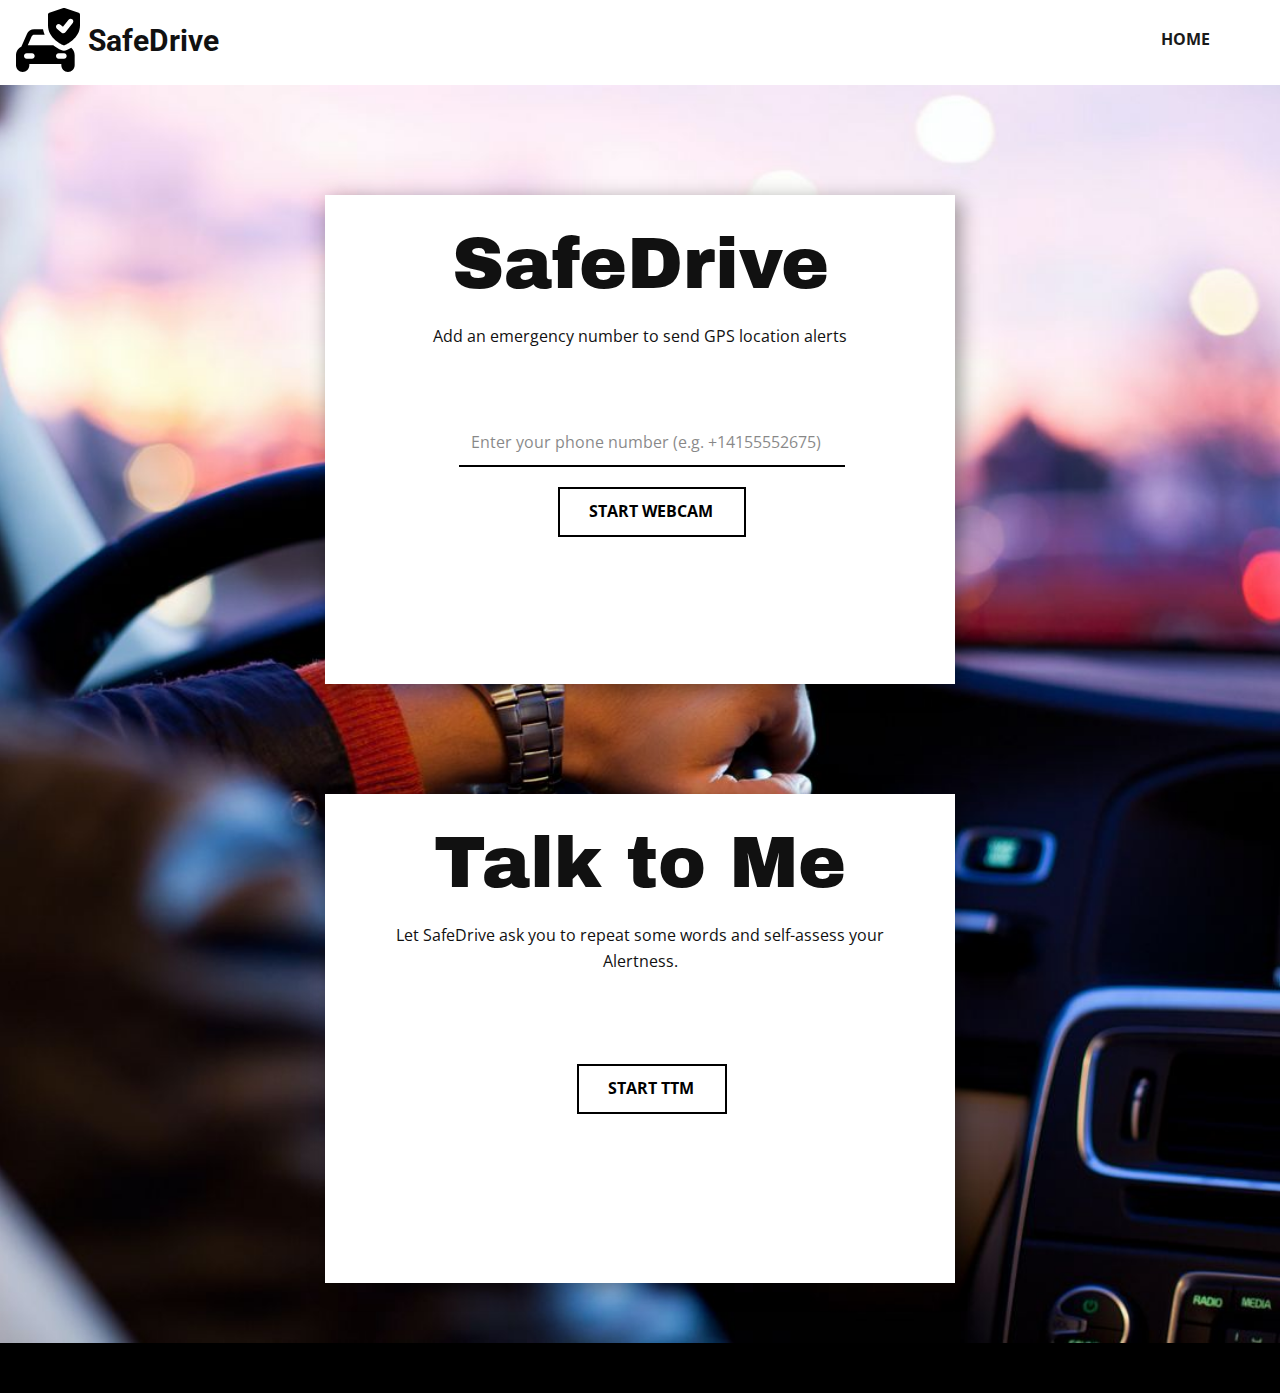
<file: static/test1.html>
<!DOCTYPE html>
<html style="font-size: 16px;">
  <head>
    <meta name="viewport" content="width=device-width, initial-scale=1.0">
    <meta charset="utf-8">
    <meta name="keywords" content="">
    <meta name="description" content="">
    <meta name="page_type" content="np-template-header-footer-from-plugin">
    <title>Project</title>
    <link rel="stylesheet" href="css/nicepage.css" media="screen">
<link rel="stylesheet" href="css/test1.css" media="screen">
    <script class="u-script" type="text/javascript" src="js/jquery.js" defer=""></script>
    <script class="u-script" type="text/javascript" src="js/nicepage.js" defer=""></script>
    <meta name="generator" content="Nicepage 3.15.3, nicepage.com">
    <link id="u-theme-google-font" rel="stylesheet" href="https://fonts.googleapis.com/css?family=Roboto:100,100i,300,300i,400,400i,500,500i,700,700i,900,900i|Open+Sans:300,300i,400,400i,600,600i,700,700i,800,800i">
    <link id="u-page-google-font" rel="stylesheet" href="https://fonts.googleapis.com/css?family=Archivo+Black:400">
    
    
    <script type="application/ld+json">{
		"@context": "http://schema.org",
		"@type": "Organization",
		"name": "Site1",
		"url": "index.html"
}</script>
    <meta property="og:title" content="test1">
    <meta property="og:type" content="website">
    <meta name="theme-color" content="#4d6eaa">
    <link rel="canonical" href="index.html">
    <meta property="og:url" content="index.html">
  </head>
  <body class="u-body"><header class="u-clearfix u-header u-sticky u-white u-header" id="sec-47ec"><div class="u-clearfix u-sheet u-sheet-1">
        <nav class="u-menu u-menu-dropdown u-offcanvas u-menu-1">
          <div class="menu-collapse" style="font-size: 1rem; letter-spacing: 0px; font-weight: 700; text-transform: uppercase;">
            <a class="u-button-style u-custom-active-border-color u-custom-border u-custom-border-color u-custom-borders u-custom-hover-border-color u-custom-left-right-menu-spacing u-custom-padding-bottom u-custom-text-active-color u-custom-text-color u-custom-text-hover-color u-custom-top-bottom-menu-spacing u-nav-link u-text-active-palette-1-base u-text-hover-palette-2-base" href="#">
              <svg><use xmlns:xlink="http://www.w3.org/1999/xlink" xlink:href="#menu-hamburger"></use></svg>
              <svg version="1.1" xmlns="http://www.w3.org/2000/svg" xmlns:xlink="http://www.w3.org/1999/xlink"><defs><symbol id="menu-hamburger" viewBox="0 0 16 16" style="width: 16px; height: 16px;"><rect y="1" width="16" height="2"></rect><rect y="7" width="16" height="2"></rect><rect y="13" width="16" height="2"></rect>
</symbol>
</defs></svg>
            </a>
          </div>
          <div class="u-custom-menu u-nav-container">
            <ul class="u-nav u-spacing-30 u-unstyled u-nav-1"><li class="u-nav-item"><a class="u-border-2 u-border-active-grey-90 u-border-hover-grey-50 u-border-no-left u-border-no-right u-border-no-top u-button-style u-nav-link u-text-active-grey-90 u-text-grey-90 u-text-hover-grey-90" href="javascript:history.back()" style="padding: 10px 0px;">Home</a>
</li><!--<li class="u-nav-item"><a class="u-border-2 u-border-active-grey-90 u-border-hover-grey-50 u-border-no-left u-border-no-right u-border-no-top u-button-style u-nav-link u-text-active-grey-90 u-text-grey-90 u-text-hover-grey-90" href="Home.html#carousel_2d41" data-page-id="29539116" style="padding: 10px 0px;">Team</a>
</li>--></ul>
          </div>
          <div class="u-custom-menu u-nav-container-collapse">
            <div class="u-black u-container-style u-inner-container-layout u-opacity u-opacity-95 u-sidenav">
              <div class="u-sidenav-overflow">
                <div class="u-menu-close"></div>
                <ul class="u-align-center u-nav u-popupmenu-items u-unstyled u-nav-2"><li class="u-nav-item"><a class="u-button-style u-nav-link" href="Home.html" style="padding: 10px 20px;">Home</a>
</li><!--<li class="u-nav-item"><a class="u-button-style u-nav-link" href="Home.html#carousel_2d41" data-page-id="29539116" style="padding: 10px 20px;">Team</a>
</li>--></ul>
              </div>
            </div>
            <div class="u-black u-menu-overlay u-opacity u-opacity-70"></div>
          </div>
        </nav><span class="u-icon u-icon-circle u-text-black u-icon-1"><svg class="u-svg-link" preserveAspectRatio="xMidYMin slice" viewBox="0 0 24 24" style=""><use xmlns:xlink="http://www.w3.org/1999/xlink" xlink:href="#svg-742d"></use></svg><svg class="u-svg-content" viewBox="0 0 24 24" id="svg-742d"><path d="m20.69 14.94c-.58.36-1.13.64-1.62.84-.34.15-.71.22-1.07.22s-.73-.07-1.07-.22c-.87-.36-1.93-.96-2.96-1.78h-9.55l1.48-3.4c.16-.36.52-.6.91-.6h3.94c-.28-.62-.5-1.29-.62-2h-3.32c-1.19 0-2.27.71-2.75 1.8l-1.98 4.55c-.01.02 0 .04-.01.07-1.22.62-2.07 1.87-2.07 3.33v3.75c0 1.38 1.12 2.5 2.5 2.5s2.5-1.12 2.5-2.5v-.5h12v.5c0 1.38 1.12 2.5 2.5 2.5s2.5-1.12 2.5-2.5v-3.75c0-1.13-.51-2.14-1.31-2.81zm-14.69 4.06h-2c-.55 0-1-.45-1-1s.45-1 1-1h2c.55 0 1 .45 1 1s-.45 1-1 1zm12 0h-2c-.55 0-1-.45-1-1s.45-1 1-1h2c.55 0 1 .45 1 1s-.45 1-1 1z"></path><path d="m23.491 1.826-5.25-1.786c-.156-.054-.326-.054-.482 0l-5.25 1.786c-.305.103-.509.389-.509.71v4.018c0 4.904 5.474 7.288 5.707 7.387.188.079.398.079.586 0 .233-.099 5.707-2.483 5.707-7.387v-4.018c0-.321-.204-.607-.509-.71zm-2.205 3.792-2.75 3.5c-.35.447-1.006.512-1.436.142l-1.75-1.5c-.42-.359-.469-.991-.108-1.41.359-.419.991-.467 1.409-.108l.958.821 2.105-2.679c.341-.434.969-.511 1.404-.168.434.339.51.968.168 1.402z"></path></svg></span>
        <h3 class="u-text u-text-1">SafeDrive</h3>
      </div></header>
    <section class="u-clearfix u-image u-section-1" id="carousel_e379" data-image-width="1600" data-image-height="1067" >
      <div   class="u-clearfix u-sheet u-valign-middle-sm u-sheet-1">
        <div class="u-align-center u-container-style u-group u-white u-group-1">
          <div  class="u-container-layout u-valign-top u-container-layout-1">
            <h1 class="u-custom-font u-text u-text-1">SafeDrive</h1>
            <p class="u-text u-text-2">Add an emergency number to send GPS location alerts</p>
            <div   class="u-align-left u-expanded-width-xs u-form u-form-1">
              <!--<form method="post" action="/start" class="u-clearfix u-form-spacing-50 u-form-vertical u-inner-form" style="padding: 50px;" source="custom" name="form">
                <div class="u-form-group u-form-phone u-form-group-1">
                  <label for="num" class="u-form-control-hidden u-label">Phone</label>
                  <input type="tel" id="num" name="phnum" pattern="\+?\d{0,3}[\s\(\-]?([0-9]{2,3})[\s\)\-]?([\s\-]?)([0-9]{3})[\s\-]?([0-9]{2})[\s\-]?([0-9]{2})" placeholder="Enter your phone number (e.g. +14155552675)" class="u-border-2 u-border-black u-border-no-left u-border-no-right u-border-no-top u-input u-input-rectangle u-white" required="">
                </div>
                <div class="u-align-center u-form-group u-form-submit u-form-group-2">
                  <input class="u-border-2 u-border-black u-btn u-btn-submit u-button-style u-hover-black u-none u-text-black u-text-hover-white u-btn-1" type="submit"  value="Start Webcam" name="Start Webcam"/>
                  <a href="#" class="u-border-2 u-border-black u-btn u-btn-submit u-button-style u-hover-black u-none u-text-black u-text-hover-white u-btn-1">Start WEBCAM2</a>
                  <input type="submit" value="Start Webcam" name="Start Webcam" class="u-form-control-hidden" wfd-invisible="true">
                </div>
                <div class="u-form-send-message u-form-send-success" wfd-invisible="true"> Thank you! Your message has been sent. </div>
                <div class="u-form-send-error u-form-send-message" wfd-invisible="true"> Unable to send your message. Please fix errors then try again. </div>
                <input type="hidden" value="" name="recaptchaResponse" wfd-invisible="true">
              </form>-->
              <!--<form method="post" action="/start" class="u-clearfix u-form-spacing-50 u-form-vertical u-inner-form" style="padding: 50px;" source="custom" name="form">
                <div class="u-form-group u-form-phone u-form-group-1">
                <input type="tel" id="num" name="phnum" placeholder="Enter your phone number (e.g. +14155552675)" class="u-border-2 u-border-black u-border-no-left u-border-no-right u-border-no-top u-input u-input-rectangle u-white" >
              </div>
              <div class="u-align-center u-form-group u-form-submit u-form-group-2">
                <input class="u-border-2 u-border-black u-btn u-btn-submit u-button-style u-hover-black u-none u-text-black u-text-hover-white u-btn-1" type="submit"  value="Start Webcam" name="Start Webcam"/>
              </div>
                  </form>-->

                  <form method="post" action="/start" style="padding: 50px;">
                    <div class="u-form-group u-form-phone u-form-group-1">
                    <input type="tel" id="num" name="phnum" placeholder="Enter your phone number (e.g. +14155552675)" class="u-border-2 u-border-black u-border-no-left u-border-no-right u-border-no-top u-input u-input-rectangle u-white"></div>
                    <div class="u-align-center u-form-group u-form-submit u-form-group-2">
                    <input class="u-border-2 u-border-black u-btn u-btn-submit u-button-style u-hover-black u-none u-text-black u-text-hover-white u-btn-1" type="submit"  value="Start Webcam" name="Start Webcam"/></div>
                    
                      </form>

                      


            </div>
          </div>
        </div>
        <div class="u-align-center u-container-style u-group u-white u-group-1">
          <div class="u-container-layout u-valign-top u-container-layout-1">
            <h1 class="u-custom-font u-text u-text-1">Talk to Me</h1>
            <p class="u-text u-text-2">Let SafeDrive ask you to repeat some words and self-assess your Alertness.</p>
            <div class="u-align-left u-expanded-width-xs u-form u-form-1">
              <form method="post" action="/TTM" style="padding: 50px;">
                <div class="u-align-center u-form-group u-form-submit u-form-group-2">
                <input class="u-border-2 u-border-black u-btn u-btn-submit u-button-style u-hover-black u-none u-text-black u-text-hover-white u-btn-1" type="submit"  value="Start TTM" name="Start TTM"/></div>
                  </form>
                  <!--<form method="post" action="/TTMstop" style="padding: 10px;">
                    <div class="u-align-center u-form-group u-form-submit u-form-group-2">
                    <input class="u-border-2 u-border-black u-btn u-btn-submit u-button-style u-hover-black u-none u-text-black u-text-hover-white u-btn-1" type="submit"  value="Stop TTM" name="Stop TTM"/></div>
                      </form>--></div></div></div>
      </div>
    </section>

    
    <footer style="height:50px" class="u-align-center u-black " id="sec-edca"><div class="u-clearfix u-sheet u-sheet-1"></div></footer>
    
  </body>
</html>
</file>
